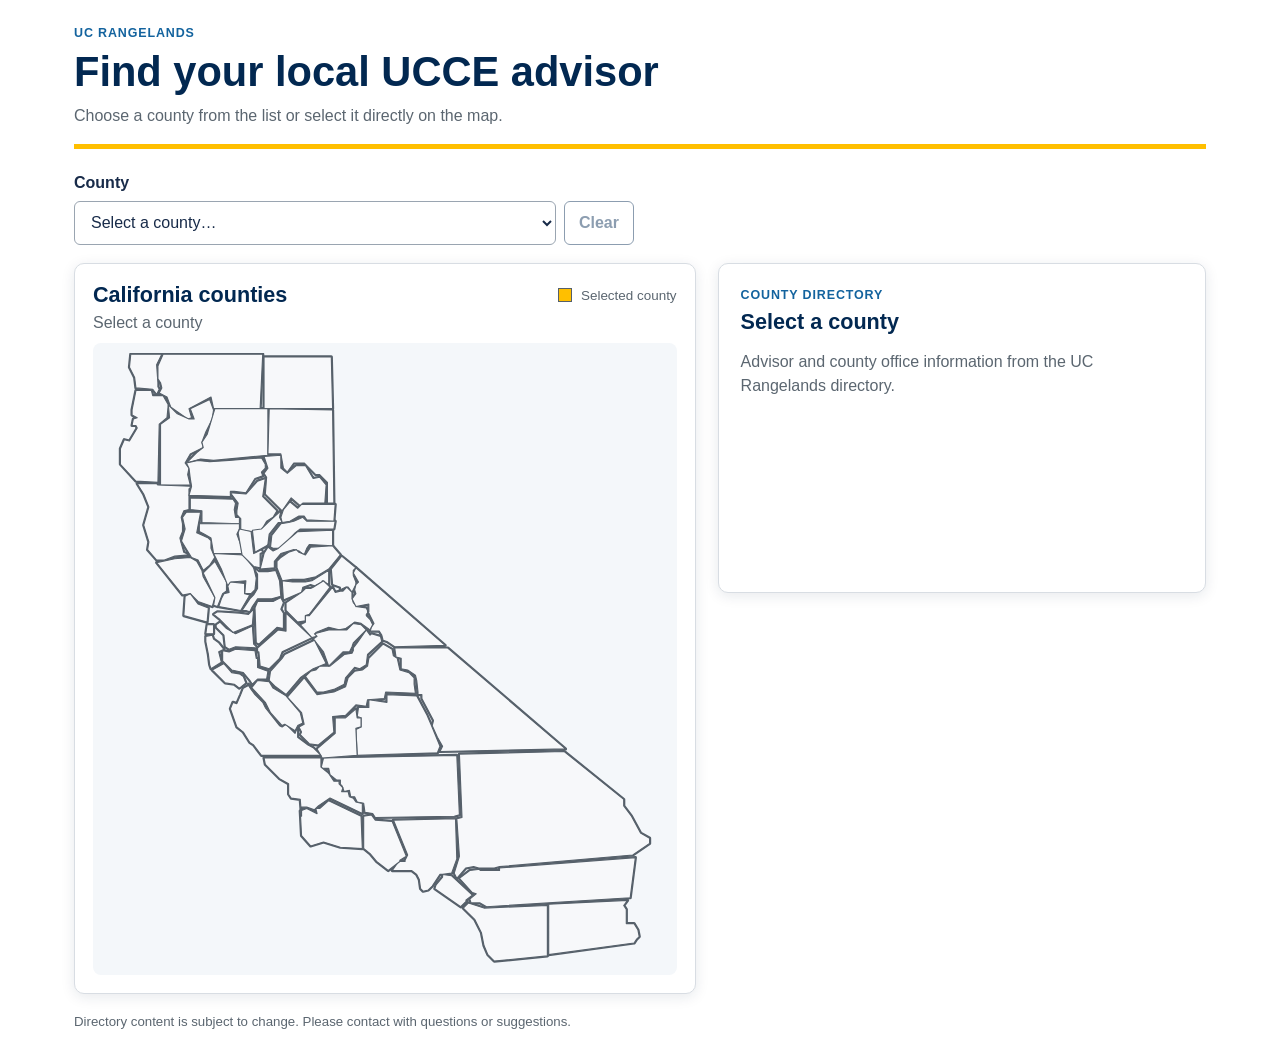
<file: index.html>
<!doctype html>
<html lang="en">
<head>
  <meta charset="utf-8">
  <meta name="viewport" content="width=device-width, initial-scale=1">
  <meta name="description" content="Interactive California county directory for local UCCE advisors.">
  <title>UC Rangelands County Advisor Directory</title>
  <link rel="stylesheet" href="styles.css">
</head>
<body>
  <main class="app-shell">
    <header class="app-header">
      <p class="eyebrow">UC Rangelands</p>
      <h1>Find your local UCCE advisor</h1>
      <p class="intro">Choose a county from the list or select it directly on the map.</p>
    </header>

    <section class="controls" aria-label="County selection controls">
      <label for="county-select">County</label>
      <div class="select-row">
        <select id="county-select"><option value="">Select a county…</option></select>
        <button id="clear-selection" type="button" class="secondary-button" disabled>Clear</button>
      </div>
    </section>

    <div class="layout">
      <section class="map-card" aria-labelledby="map-title">
        <div class="map-heading">
          <div>
            <h2 id="map-title">California counties</h2>
            <p id="map-status" aria-live="polite">Select a county</p>
          </div>
          <span class="map-key"><span class="key-swatch"></span> Selected county</span>
        </div>
        <div id="map-wrap" class="map-wrap">
          <svg id="county-map" viewBox="0 0 415 473" role="img" aria-labelledby="svg-title svg-desc" preserveAspectRatio="xMidYMid meet">
            <title id="svg-title">Interactive map of California counties</title>
            <desc id="svg-desc">Select a county to display local advisor information.</desc>
            <g id="county-polygons"></g>
          </svg>
          <div id="tooltip" class="tooltip" role="status" hidden></div>
        </div>
      </section>

      <aside class="info-card" id="county-details" aria-live="polite">
        <div class="empty-state">
          <p class="eyebrow">County directory</p>
          <h2>Select a county</h2>
          <p>Advisor and county office information from the UC Rangelands directory.</p>
        </div>
      </aside>
    </div>

    <footer class="app-footer">
      <p>Directory content is subject to change. Please contact with questions or suggestions.</p>
    </footer>
  </main>
  <script src="data.js"></script>
  <script src="app.js"></script>
</body>
</html>
</file>
<file: styles.css>
:root{--ucd-blue:#022851;--ucd-blue-2:#13639e;--ucd-gold:#ffbf00;--ink:#182b49;--muted:#5b6670;--line:#d8dde3;--panel:#fff;--wash:#f4f7fa;--county:#f7f8fa;--county-hover:#dbeaf5;--county-selected:#ffbf00;--county-stroke:#56606a;--radius:10px;--shadow:0 3px 14px rgba(24,43,73,.10)}
*{box-sizing:border-box}html{color-scheme:light}body{margin:0;font-family:Arial,Helvetica,sans-serif;color:var(--ink);background:#fff;line-height:1.5}.app-shell{max-width:1180px;margin:0 auto;padding:24px}.app-header{border-bottom:5px solid var(--ucd-gold);padding-bottom:16px;margin-bottom:22px}.eyebrow{margin:0 0 4px;color:var(--ucd-blue-2);font-weight:700;text-transform:uppercase;letter-spacing:.07em;font-size:.78rem}h1,h2,h3{line-height:1.18;color:var(--ucd-blue)}h1{margin:0;font-size:clamp(1.8rem,4vw,2.6rem)}h2{margin:0;font-size:1.35rem}h3{margin:0 0 6px;font-size:1.05rem}.intro{margin:8px 0 0;color:var(--muted)}
.controls{margin-bottom:18px;max-width:560px}.controls label{display:block;font-weight:700;margin-bottom:6px}.select-row{display:flex;gap:8px}select,button{font:inherit}select{min-width:0;flex:1;padding:10px 36px 10px 12px;border:1px solid #9aa5b1;border-radius:6px;background:#fff;color:var(--ink)}select:focus,button:focus-visible,.county:focus-visible{outline:3px solid rgba(19,99,158,.35);outline-offset:2px}.secondary-button{border:1px solid var(--ucd-blue);border-radius:6px;background:#fff;color:var(--ucd-blue);padding:9px 14px;font-weight:700;cursor:pointer}.secondary-button:hover:not(:disabled){background:#eef5fa}.secondary-button:disabled{opacity:.45;cursor:default}
.layout{display:grid;grid-template-columns:minmax(0,1.12fr) minmax(300px,.88fr);gap:22px;align-items:start}.map-card,.info-card{border:1px solid var(--line);border-radius:var(--radius);background:var(--panel);box-shadow:var(--shadow)}.map-card{padding:18px}.map-heading{display:flex;justify-content:space-between;gap:16px;align-items:start;margin-bottom:8px}.map-heading p{margin:4px 0 0;color:var(--muted)}.map-key{color:var(--muted);font-size:.84rem;white-space:nowrap;margin-top:4px}.key-swatch{display:inline-block;width:14px;height:14px;background:var(--county-selected);border:1px solid var(--county-stroke);vertical-align:-2px;margin-right:5px}.map-wrap{position:relative;min-height:420px;display:flex;align-items:center;justify-content:center;background:var(--wash);border-radius:8px;overflow:hidden;padding:10px}#county-map{display:block;width:min(100%,560px);height:auto;max-height:68vh}.county-seam{fill:var(--county);stroke:var(--county-stroke);stroke-width:3.2;stroke-linejoin:round;stroke-linecap:round;vector-effect:non-scaling-stroke;pointer-events:none}.county{fill:var(--county);stroke:var(--county-stroke);stroke-width:1.15;stroke-linejoin:round;stroke-linecap:round;shape-rendering:geometricPrecision;vector-effect:non-scaling-stroke;cursor:pointer;transition:fill .12s ease,stroke-width .12s ease}.county:hover,.county.is-hovered{fill:var(--county-hover);stroke:var(--ucd-blue);stroke-width:2}.county.is-selected{fill:var(--county-selected);stroke:var(--ucd-blue);stroke-width:2.4}.tooltip{position:absolute;z-index:10;pointer-events:none;background:var(--ucd-blue);color:#fff;padding:6px 9px;border-radius:4px;font-weight:700;font-size:.85rem;box-shadow:0 2px 8px rgba(0,0,0,.18);transform:translate(10px,10px)}
.info-card{padding:22px;min-height:330px}.empty-state{color:var(--muted)}.empty-state h2{color:var(--ucd-blue);margin-bottom:8px}.county-title{margin-bottom:4px}.county-subtitle{margin:0 0 18px;color:var(--muted)}.advisor-list{display:grid;gap:12px;margin:16px 0 20px}.advisor{border-left:4px solid var(--ucd-gold);background:var(--wash);padding:12px 14px;border-radius:0 6px 6px 0}.advisor p{margin:0 0 4px;color:var(--muted);font-size:.9rem}.link-list{display:grid;gap:10px}.action-link{display:inline-flex;width:fit-content;align-items:center;gap:6px;color:#005ea8;font-weight:700;text-decoration-thickness:1px;text-underline-offset:2px}.action-link:hover{color:var(--ucd-blue)}.no-advisor{margin:14px 0;padding:12px 14px;background:#fff8dd;border-left:4px solid var(--ucd-gold)}.app-footer{margin-top:18px;color:var(--muted);font-size:.83rem}.app-footer p{margin:0}
@media(max-width:760px){.app-shell{padding:14px}.layout{grid-template-columns:1fr}.map-wrap{min-height:0}#county-map{width:min(100%,470px);max-height:none}.map-heading{display:block}.map-key{display:inline-block;margin-top:8px}.info-card{min-height:0}}@media(max-width:430px){.select-row{flex-direction:column}.secondary-button{width:100%}}@media(prefers-reduced-motion:reduce){*{scroll-behavior:auto!important;transition:none!important}}
</file>
